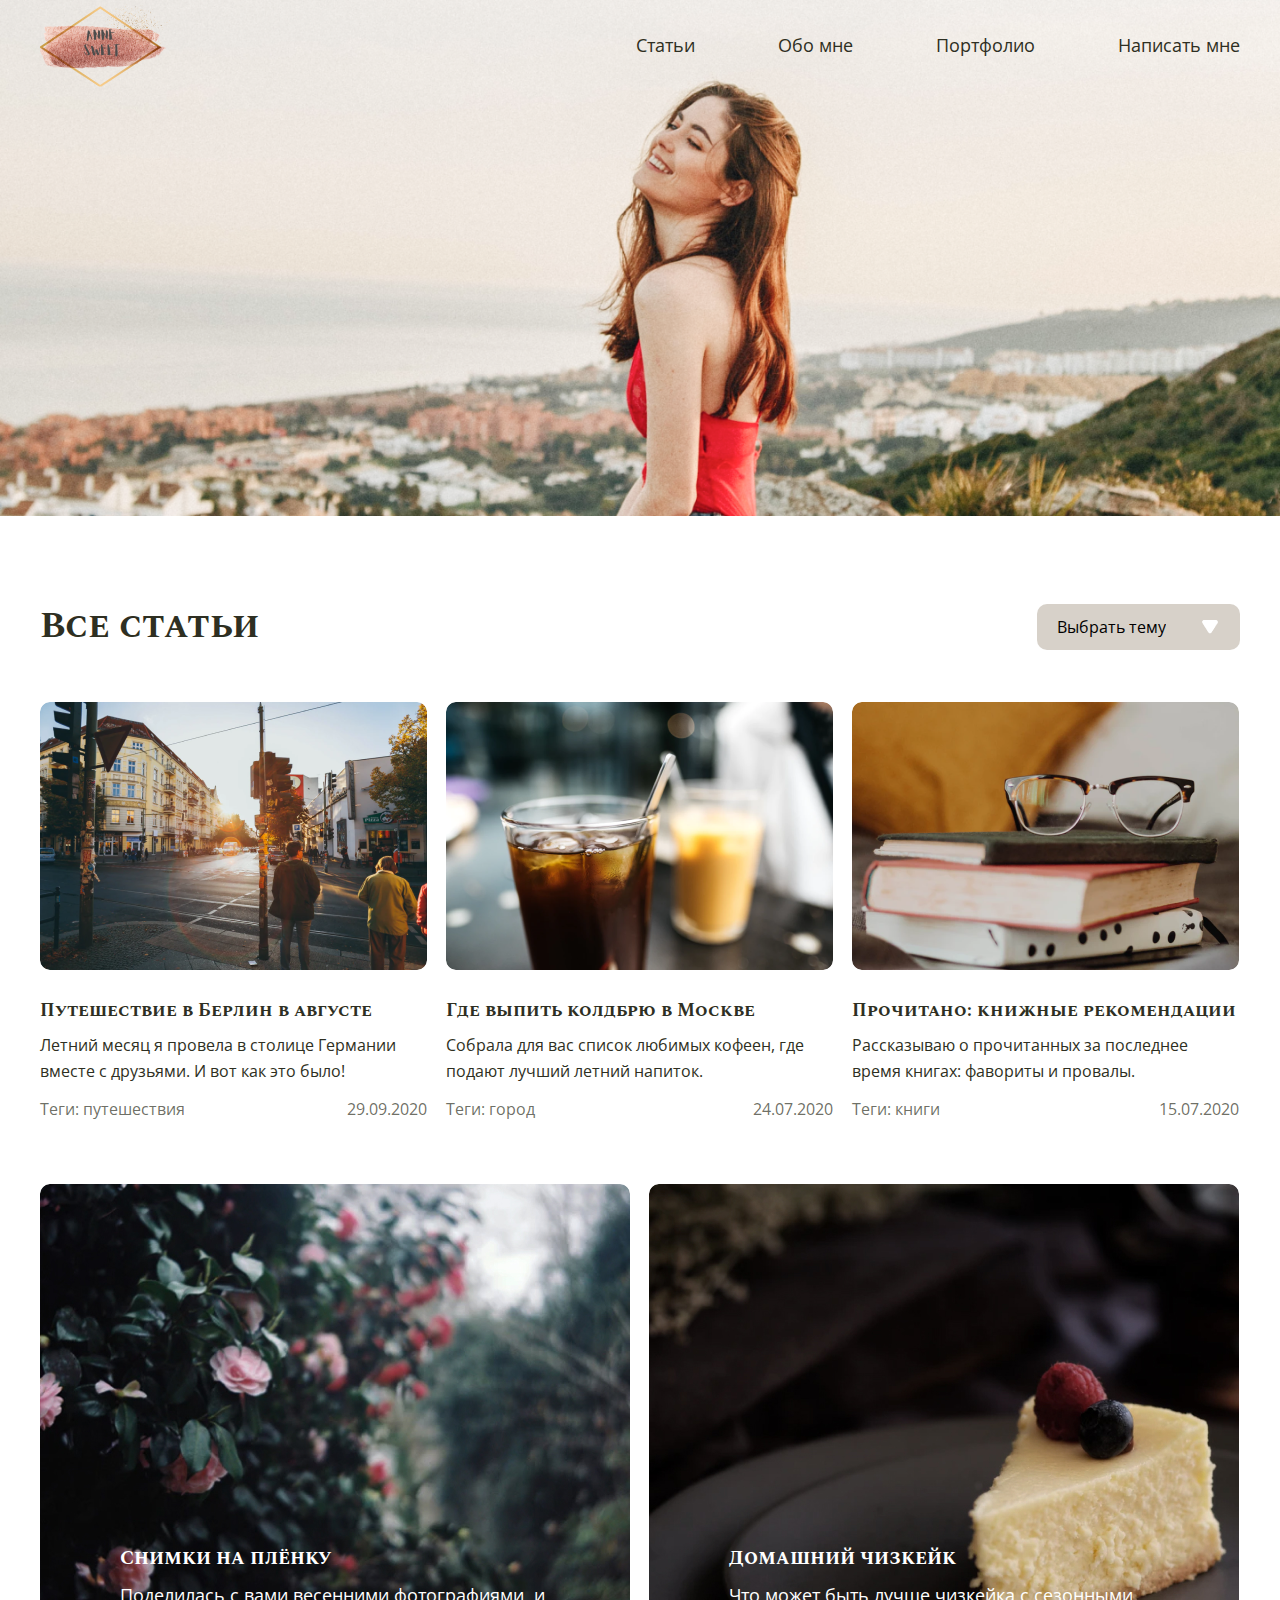
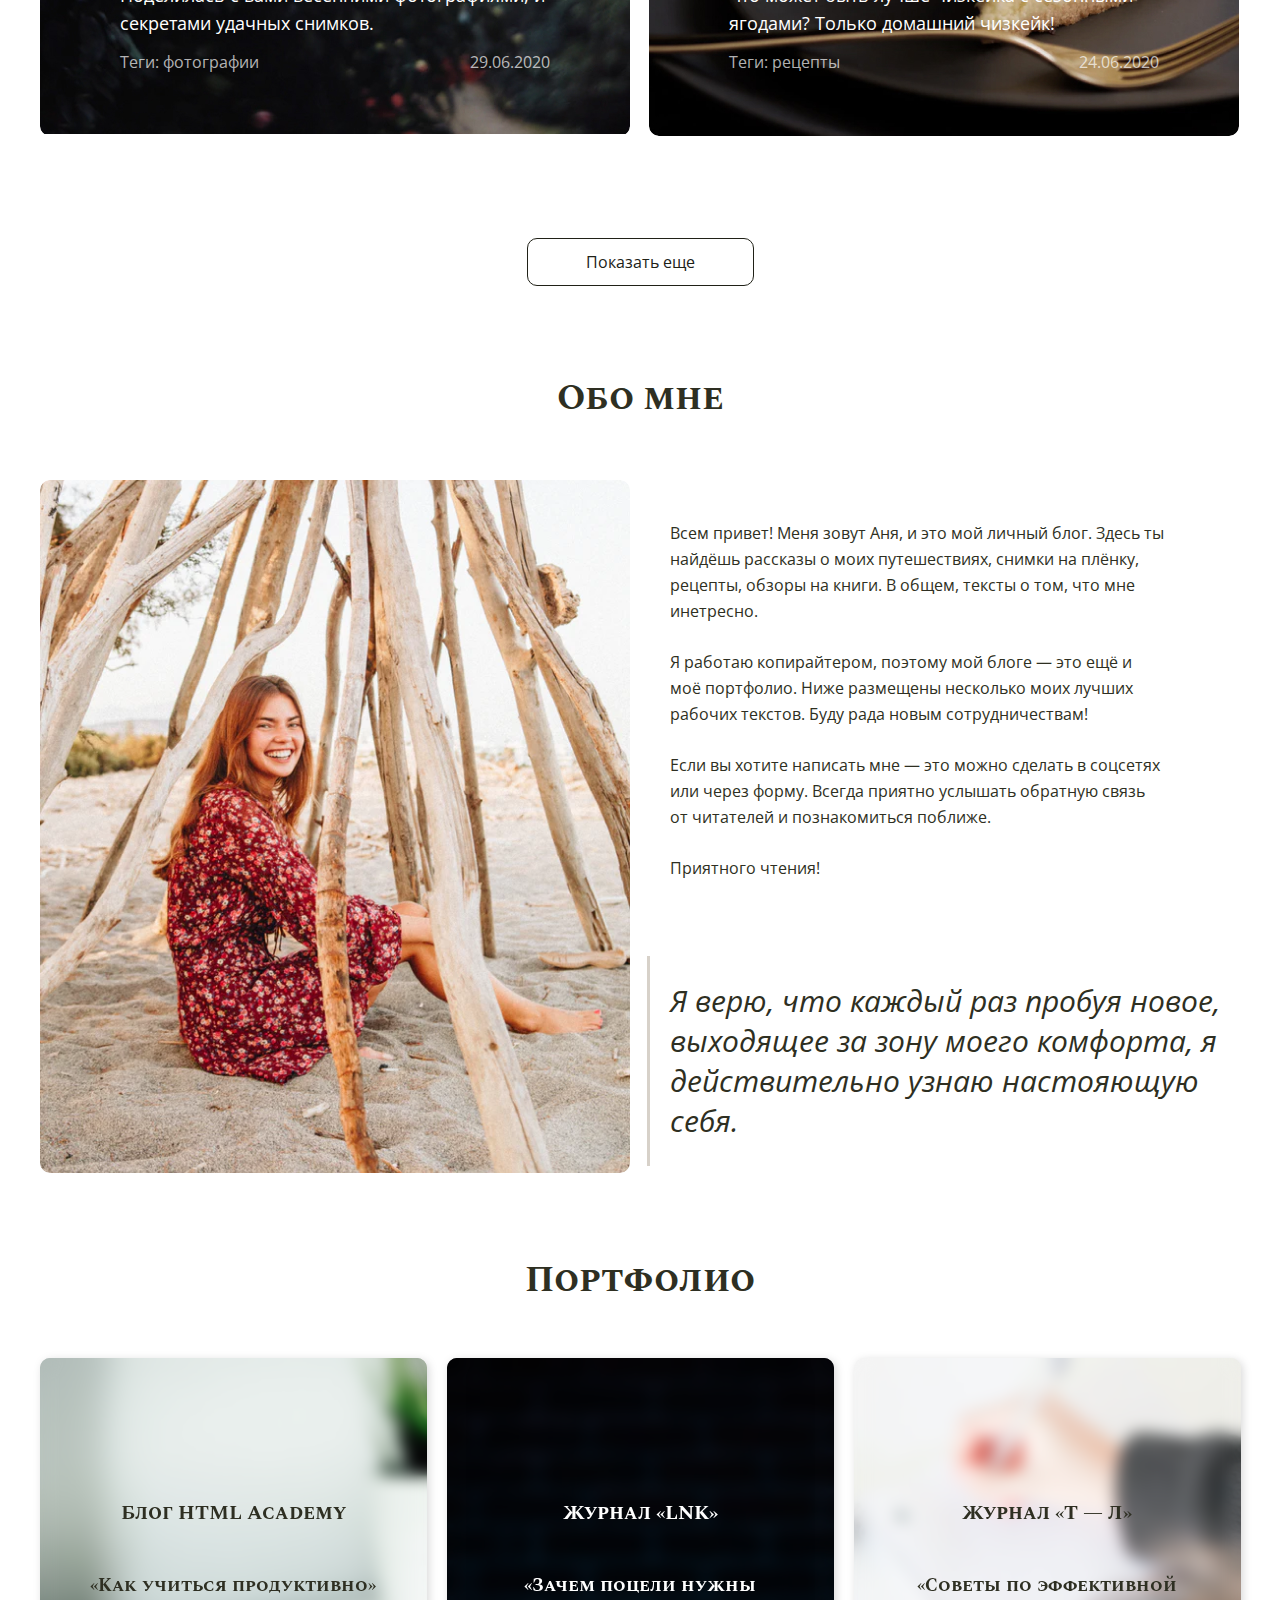
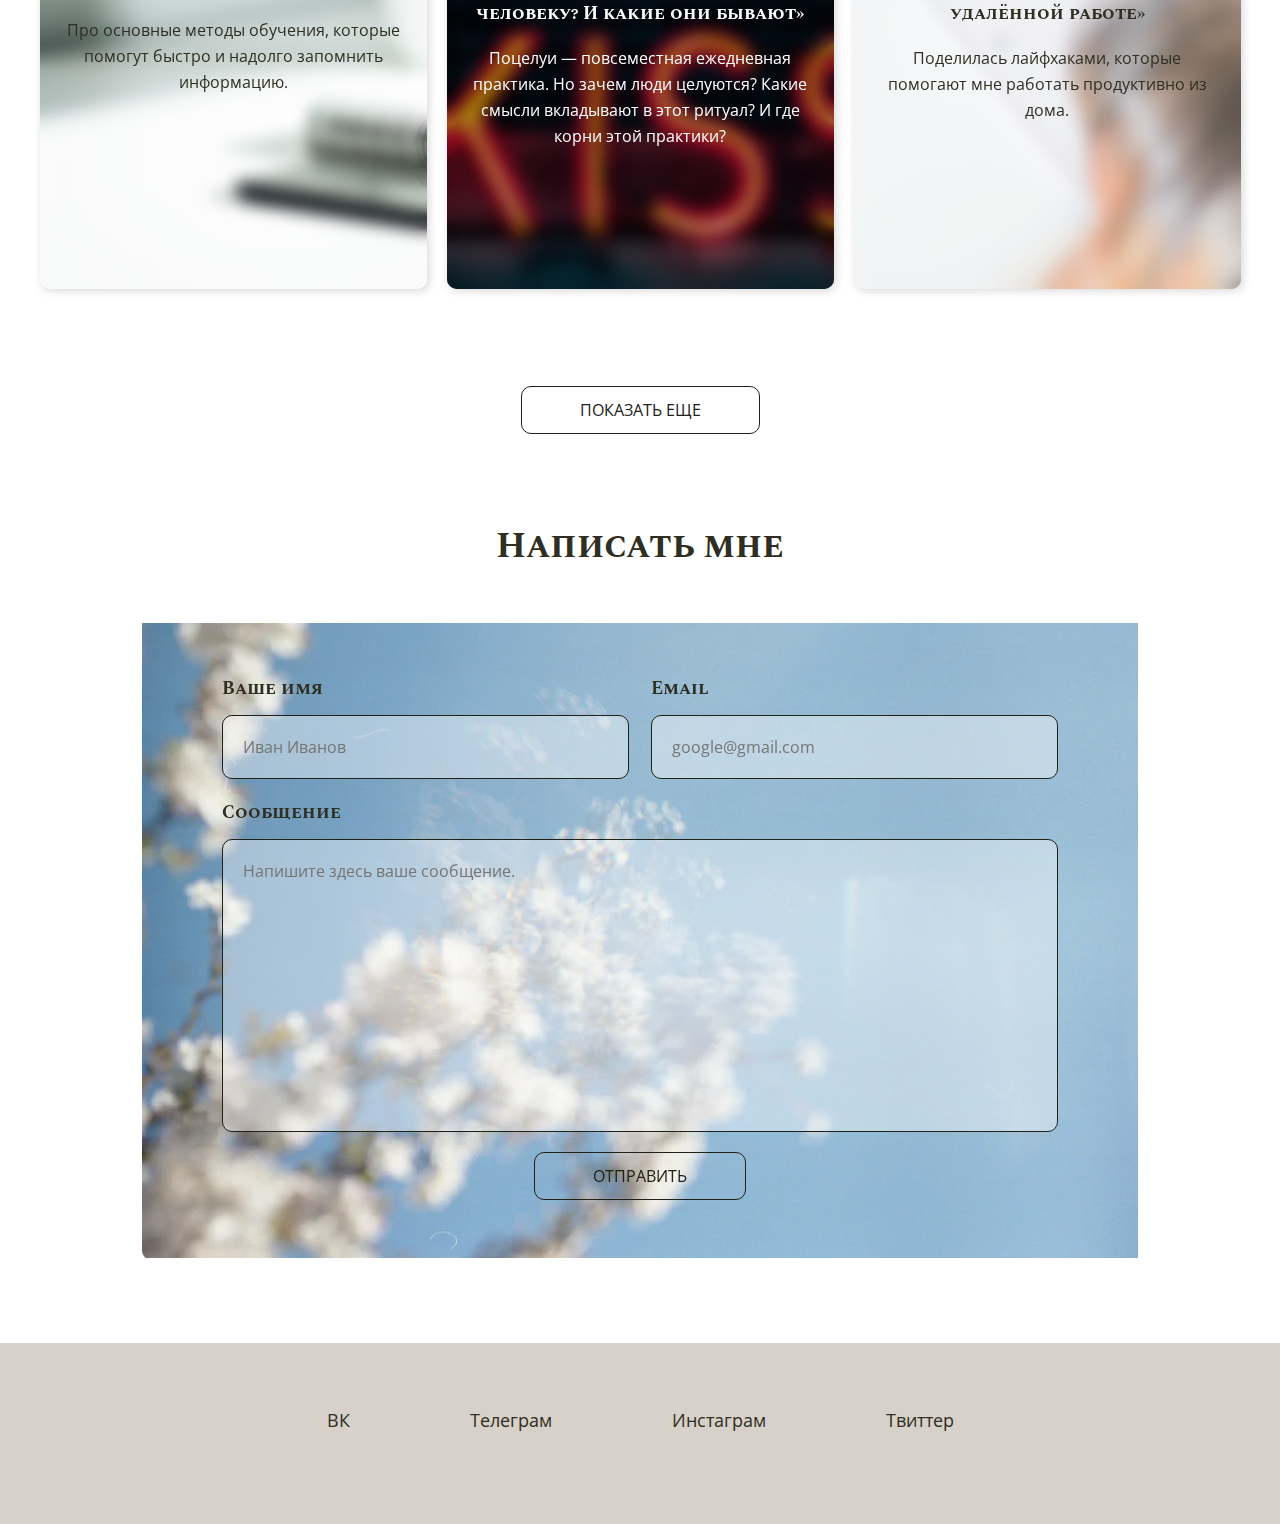
<file: index.html>
<!DOCTYPE html>
	<html lang="ru">
		<head>
			<meta charset="UTF-8">
			<link href="css/style.css" rel="stylesheet">
			<link href="css/normalize.css" rel="stylesheet">
			<link href="https://fonts.googleapis.com/css2?family=Open+Sans:ital,wght@0,400;0,700;1,400&family=Spectral+SC:wght@700&display=swap" rel="stylesheet">
			<title>Блог</title>
		</head>
		
		<body>

			<header class="page-header">
				<div class="content-wrapper">
					<a class="logo">
						<img src="img/logo.png" width="130" height="83" alt="Логотип с надписью Anne sweet">
					</a>
					<nav class="header-nav">
						<ul class="nav-list">
							<li class="nav-item"><a href="#posts" class="nav-link">Статьи</a></li>
							<li class="nav-item"><a href="#info" class="nav-link">Обо мне</a></li>
							<li class="nav-item"><a href="#portfolio" class="nav-link">Портфолио</a></li>
							<li class="nav-item"><a href="#feedback" class="nav-link">Написать мне</a></li>
						</ul>
					</nav>
				</div>
				<img class="main-poster" src="img/background1.png" width="1440" height="581" alt="Улыбающаяся девушка, стоящая в полоборота на фона города и моря, которые находится вниз">
			</header>

			<main>
				<div class="content-wrapper">
					<section class="articles" id="posts">
						<header class="section-header">
							<h2 class="section-heading">Все статьи</h2>
							<div class="select">
								<select class="select-article" name="topics">
									<option value="none" hidden>Выбрать тему</option>
									<option value="city">Город</option>
									<option value="books">Книги</option>
									<option value="travel">Путешествия</option>
									<option value="recipe">Рецепты</option>
									<option value="photo">Фотографии</option>
									<option value="all">Все статьи</option>
								</select>
							</div>
						</header>

						<ul class="articles-list">
							<li class="article-item" data-category="travel">
								<a class="blog-post" href="page.html" >
									<img class="post-image" src="files/MaskGroup(1).png" alt="Улица в Берлине">
									<h3 class="post-heading">Путешествие в Берлин в августе</h3>
									<p class="text">Летний месяц я провела в столице Германии вместе с друзьями. И вот как это было!</p>
									<footer class="post-footer">
										<p class="post-tags">Теги: путешествия</p>
										<time class="post-date" datetime="2020-09-29">29.09.2020</time>
									</footer>
								</a>
							</li>

							<li class="article-item" data-category="city">
								<a class="blog-post" href="page.html">
									<img class="post-image" src="files/MaskGroup(2).png" alt="Два стакана с кофе">
									<h3 class="post-heading">Где выпить колдбрю в Москве</h3>
									<p class="text">Собрала для вас список любимых кофеен, где подают лучший летний напиток.</p>
									<footer class="post-footer">
										<p class="post-tags">Теги: город</p>
										<time class="post-date" datetime="2020-07-24">24.07.2020</time>
									</footer>
								</a>
							</li>

							<li class="article-item" data-category="books">
								<a class="blog-post" href="page.html">
									<img class="post-image" src="files/MaskGroup(3).png" alt="Стопка из нескольких книг">
									<h3 class="post-heading">Прочитано: книжные рекомендации</h3>
									<p class="text">Рассказываю о прочитанных за последнее время книгах: фавориты и провалы.</p>
									<footer class="post-footer">
										<p class="post-tags">Теги: книги</p>
										<time class="post-date" datetime="2020-07-15">15.07.2020</time>
									</footer>
								</a>
							</li>
							<li class="article-item" data-category="photo">
								<a class="blog-post" href="page.html">
									<img class="post-image" src="img/backgroundpost1.jpg" alt="Куст с розовыми розами">
									<h3 class="post-heading">Снимки на плёнку</h3>
									<p class="text ">Поделилась с вами весенними фотографиями, и секретами удачных снимков.
									</p>
									<footer class="post-footer">
										<p class="post-tags">Теги: фотографии</p>
										<time class="post-date" datetime="2020-06-29">29.06.2020</time>
									</footer>
								</a>
							</li>
							<li class="article-item" data-category="recipe">
								<a href="article.html" class="blog-post">
              					<img src="img/backgroundpost2.jpg" alt="Чизкейк на черной тарелке" class="post-image">
              					<h3 class="post-heading">Домашний чизкейк </h3>
             					 <p class="text ">Что может быть лучше чизкейка с сезонными
                				 ягодами? Только домашний чизкейк!</p>
              					<footer class="post-footer">
                					<p class="post-tags">Теги: рецепты</p>
                					<time class="post-date" datetime="2020-06-24">24.06.2020</time>
              					</footer>
								</a>
							</li>
						</ul>
						<a class="section-button" href="page.html">Показать еще</a>
					</section>
					<section class="about-me" id="info">
						<h2 class="section-heading" >Обо мне</h2>
						<article class="about-me-main">
							<img class="author-image" src="files/avatar.png" alt="Сидящая на пляже девушка в красном плать">
							<div class="about-me-container">
								<p class="text">Всем привет! Меня зовут Аня, и это мой личный блог. Здесь ты найдёшь рассказы о моих путешествиях, снимки на плёнку, рецепты, обзоры на книги. В общем, тексты о том, что мне инетресно.</p>
								
								<p class="text">Я работаю копирайтером, поэтому мой блоге — это ещё и моё портфолио. Ниже размещены несколько моих лучших рабочих текстов. Буду рада новым сотрудничествам!  </p>
								
								<p class="text">Если вы хотите написать мне — это можно сделать в соцсетях или через форму. Всегда приятно услышать обратную связь от читателей и познакомиться поближе.</p> 
								<p class="text">Приятного чтения!</p>
								<blockquote class="motto">
									Я верю, что каждый раз пробуя новое, выходящее за зону моего комфорта, я действительно узнаю настояющую себя.
								</blockquote>
							</div>
						</article>
					</section>
					<section class="portfolio" id="portfolio">
						<h2 class="section-heading" >Портфолио</h2>
						<ul class="portfolio-list">
							<li class="portfolio-item portfolio-item-blog">
								<a href="" class="portfolio-link">
									<h3 class="portfolio-heading">Блог HTML Academy</h3>
									<h4 class="portfolio-subheading">«Как учиться продуктивно»</h4>
									<p class="text">Про основные методы обучения, которые помогут быстро и надолго запомнить информацию.</p>
								</a>
							</li>
							<li class="portfolio-item portfolio-item-white-theme portfolio-item-kiss">
								<a href="" class="portfolio-link">
									<h3 class="portfolio-heading">Журнал «LNK»</h3>
									<h4 class="portfolio-subheading">«Зачем поцели нужны человеку? И какие они бывают»</h4>
									<p class="text">Поцелуи — повсеместная ежедневная практика. Но зачем люди целуются? Какие смысли вкладывают в этот ритуал? И где корни этой практики?</p>
								</a>
							</li>
							<li class="portfolio-item portfolio-item-effective">
								<a href="" class="portfolio-link">
									<h3 class="portfolio-heading">Журнал «Т — Л»</h3>
									<h4 class="portfolio-subheading">«Советы по эффективной удалённой работе»</h4>
									<p class="text">Поделилась лайфхаками, которые помогают мне работать продуктивно из дома.</p>
								</a>
							</li>
						</ul>
						<a class="section-button" href="page.html">Показать еще</a>
					</section>
					<section class="feedback" id="feedback">
						<h2 class="section-heading" >Написать мне</h2>
						<form class="feedback-form" action="https://echo.htmlacademy.ru" method="post">
							<p class="input-wrapper">
								<label class="input-label" for="user_name">Ваше имя</label>
								<input class="text-input js-input" id="user_name" type="text" name="name" required placeholder="Иван Иванов">
							</p>
							<p class="input-wrapper">
								<label class="input-label" for="email">Email</label>
								<input class="text-input js-input" id="email" type="email" name="email" required placeholder="google@gmail.com">
							</p>
							<p class="input-wrapper-big">
								<label class="input-label" for="message">Сообщение</label>
								<textarea class="text-field js-message" id="message" name="message"  placeholder="Напишите здесь ваше сообщение."></textarea>
							</p>
							<button class="section-button js-submit" type="submit">ОТПРАВИТЬ</button>
						</form>
					</section>
				</div>
			</main>

			<footer class="page-footer">
				<div class="content-wrapper">
					<ul class="social-nav">
						<li class="social-item"><a href="https://vk.com" class="social-link">ВК</a></li>
						<li class="social-item"><a href="https://web.telegram.org" class="social-link">Телеграм</a></li>
						<li class="social-item"><a href="https://www.instagram.com" class="social-link">Инстаграм</a></li>
						<li class="social-item"><a href="https://twitter.com" class="social-link">Твиттер</a></li>
					</ul>
				</div>
			</footer>
			<script src="js/category.js"></script>
			<script src="js/form.js"></script>
		</body>
	</html>
</file>
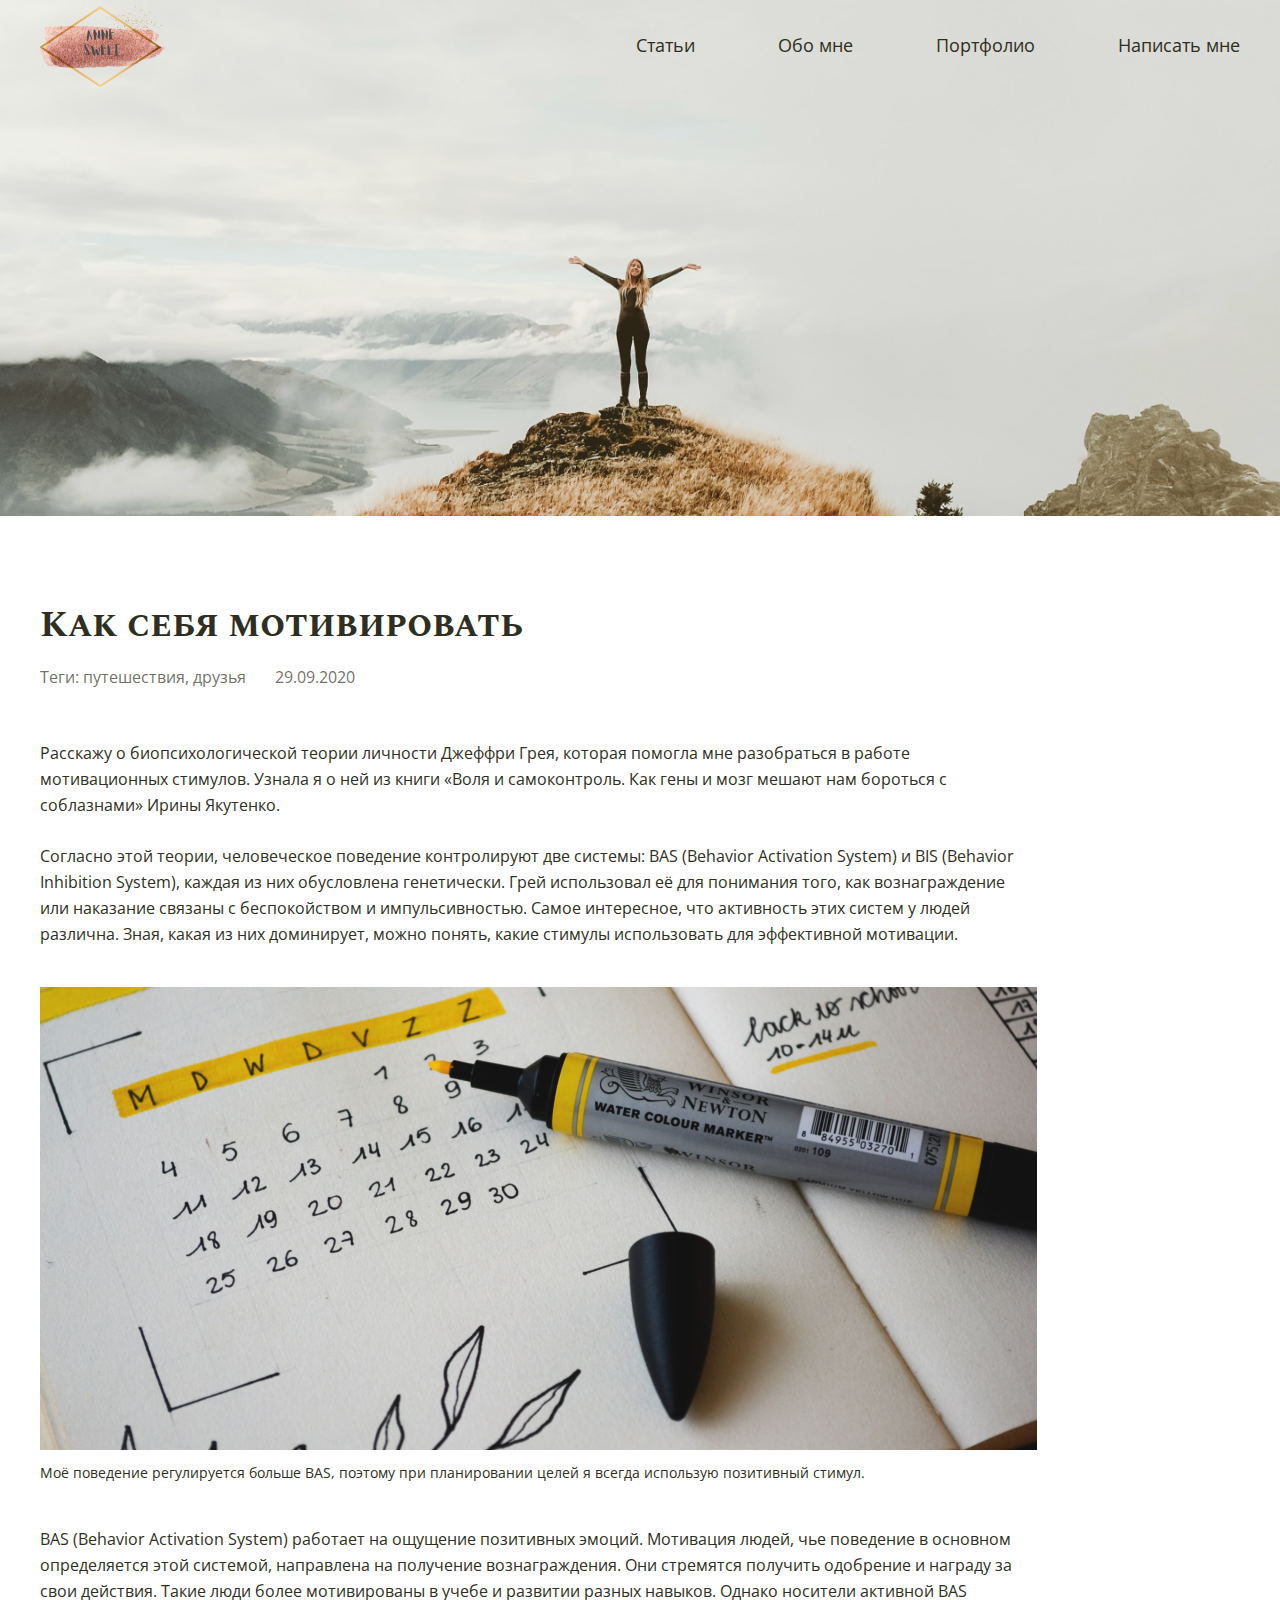
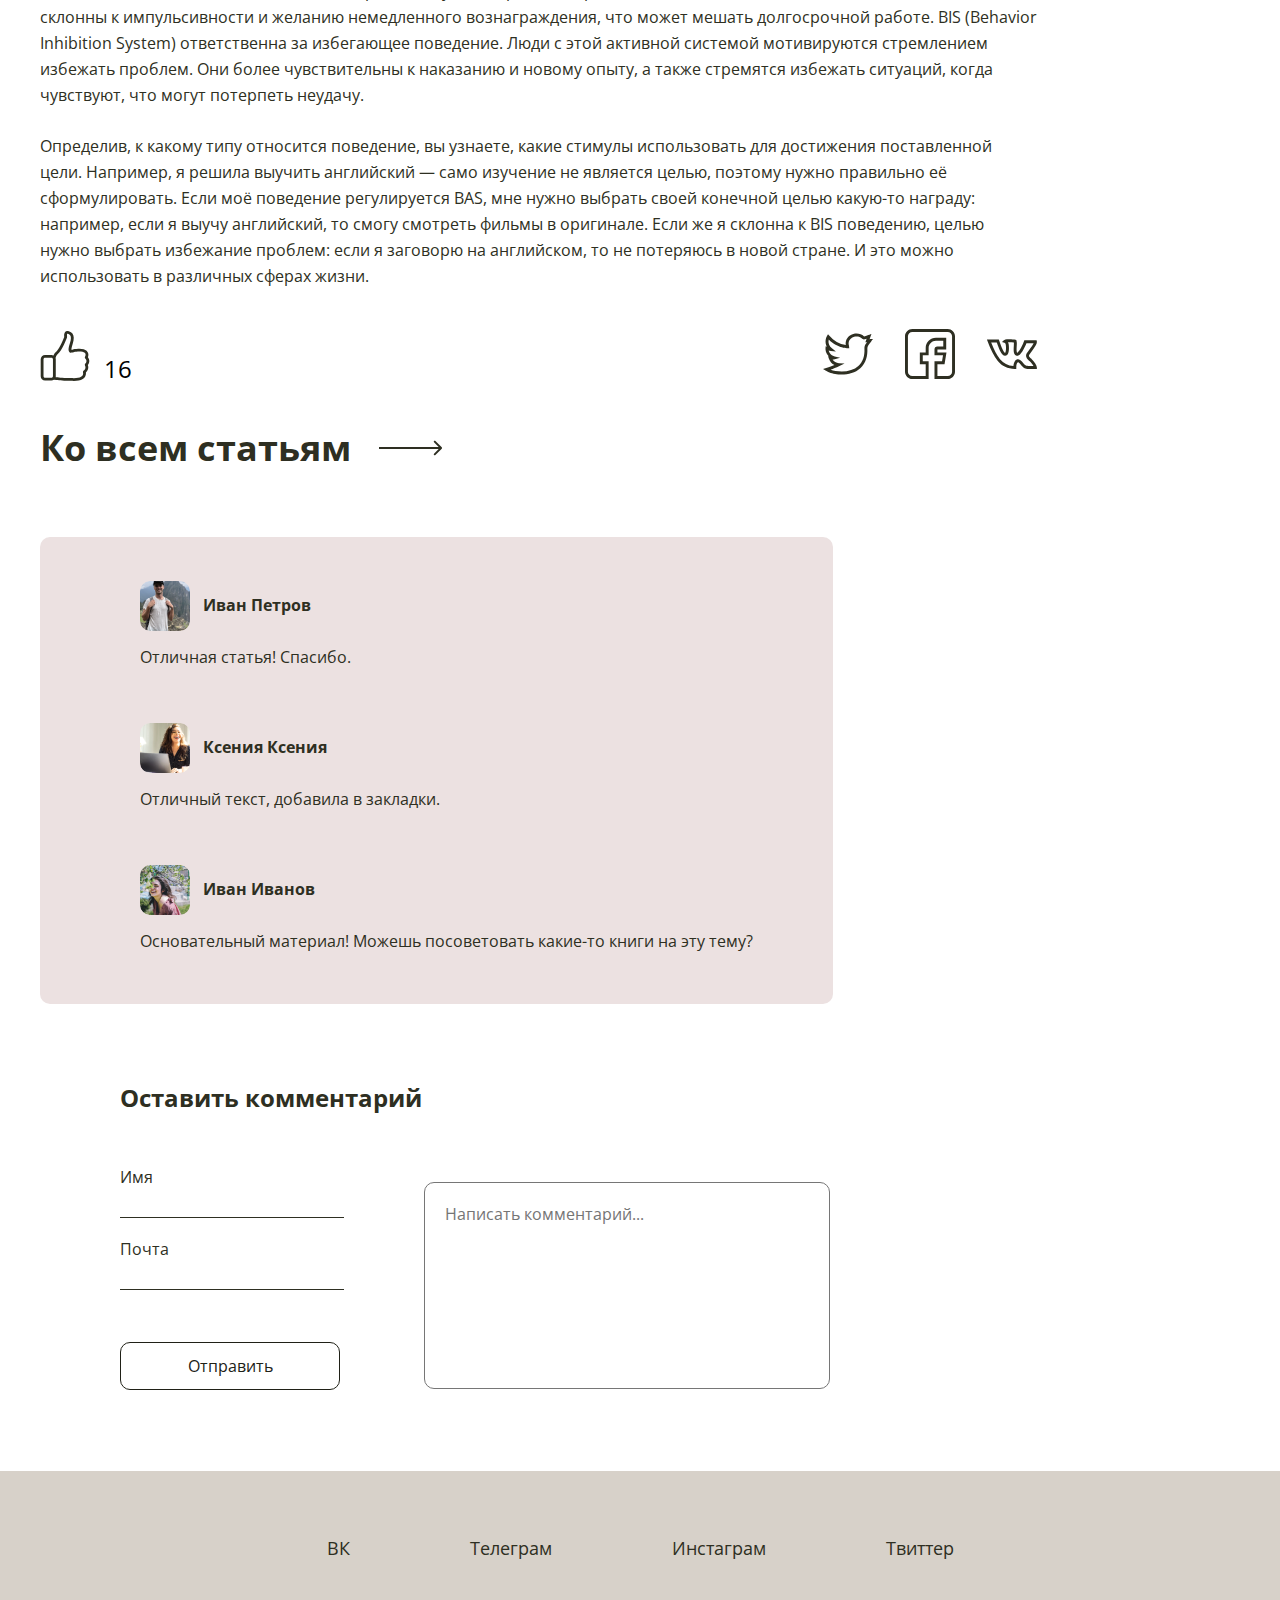
<file: page.html>
<!DOCTYPE html>
	<html lang="ru">

		<head>
			<meta charset="UTF-8">
			<link href="css/style.css" rel="stylesheet">
			<link href="css/normalize.css" rel="stylesheet">
			<link href="https://fonts.googleapis.com/css2?family=Open+Sans:ital,wght@0,400;0,700;1,400&family=Spectral+SC:wght@700&display=swap" rel="stylesheet">
			<title>Блог. Пост. Как себя мотивировать.</title>
		</head>

		<body>
			<header class="page-header">
				<div class="content-wrapper">
					<a class="logo" href="index.html">
						<img src="img/logo.png" width="130" height="83" alt="Логотип с надписью Anne sweet">
					</a>
					<nav class="header-nav">
						<ul class="nav-list">
							<li class="nav-item"><a href=index.html#posts class="nav-link">Статьи</a></li>
							<li class="nav-item"><a href=index.html#info class="nav-link">Обо мне</a></li>
							<li class="nav-item"><a href=index.html#portfolio class="nav-link">Портфолио</a></li>
							<li class="nav-item"><a href=index.html#feedback class="nav-link">Написать мне</a></li>
						</ul>
					</nav>
				</div>
				<img class="main-poster" src="img/background2.png" alt="Девушка с раскинутыми в сторону руками на фоне гор в облаках" >
			</header>
			
			<main>
				<div class="content-wrapper">
					<article class="post-article">
						<header class="article-header">
						<h2 class="section-heading">Как себя мотивировать</h2>
						<p class="post-tags">Теги: путешествия, друзья</p>
						<time class="post-date"  datetime="2020-09-29">29.09.2020</time>
						</header>
						<div class="post-body">	
							<p class="text">Расскажу о биопсихологической теории личности Джеффри Грея, которая помогла мне разобраться в работе мотивационных стимулов. Узнала я о ней из книги «Воля и самоконтроль. Как гены и мозг мешают нам бороться
							с соблазнами» Ирины Якутенко.</p>
							
							<p class="text">Согласно этой теории, человеческое поведение контролируют две системы: BAS (Behavior Activation System) и BIS (Behavior Inhibition System), каждая из них обусловлена генетически. Грей использовал её для понимания того, как вознаграждение или наказание связаны с беспокойством и импульсивностью. Самое интересное, что активность этих систем у людей различна. Зная, какая из них доминирует, можно понять, какие стимулы использовать для эффективной мотивации.</p>
							<figure class="article-illustration">
								<img src="files/MaskGroup(4).png" alt="Жёлтый маркер на фоне календаря, написанного в тетради" class="illustration-image">
								<figcaption class="illustration-caption">Моё поведение регулируется больше BAS, поэтому при планировании целей я всегда использую позитивный стимул.</figcaption>
							</figure>

							<p class="text">BAS (Behavior Activation System) работает на ощущение позитивных эмоций. Мотивация людей, чье поведение в основном определяется этой системой, направлена на получение вознаграждения. Они стремятся получить одобрение и награду
							за свои действия. Такие люди более мотивированы в учебе и развитии разных навыков. Однако носители активной BAS склонны к импульсивности и желанию немедленного вознаграждения, что может мешать долгосрочной работе.
							BIS (Behavior Inhibition System) ответственна за избегающее поведение. Люди с этой активной системой мотивируются стремлением избежать проблем. Они более чувствительны к наказанию и новому опыту, а также стремятся избежать ситуаций, когда чувствуют, что могут потерпеть неудачу.</p>

							<p class="text">Определив, к какому типу относится поведение, вы узнаете, какие стимулы использовать для достижения поставленной цели. Например, я решила выучить английский — само изучение не является целью, поэтому нужно правильно
							её сформулировать. Если моё поведение регулируется BAS, мне нужно выбрать своей конечной целью какую-то награду: например, если я выучу английский, то смогу смотреть фильмы в оригинале. Если же я склонна к BIS поведению, целью нужно выбрать избежание проблем: если я заговорю на английском, то не потеряюсь в новой стране. И это можно использовать в различных сферах жизни.</p>
						</div>
						<footer class="article-footer">
							<button class="like-button js-like" type="button">
								<svg width="50" height="50" fill="none" xmlns="http://www.w3.org/2000/svg">
              						<g clip-path="url(#clip0)">
					                	<path d="M47.8435 33.9921c1.0247-1.307 1.5161-2.7081 1.4533-4.151-.0627-1.5893-.7737-2.8336-1.3592-3.5969.6796-1.6938.941-4.3601-1.3279-6.4303-1.6625-1.5161-4.4856-2.1957-8.3961-2.0075-2.7499.1254-5.0502.6378-5.1443.6587h-.0104c-.5228.0941-1.077.2091-1.6416.3346-.0418-.6692.0732-2.3317 1.307-6.0749 1.4638-4.4542 1.3802-7.86282-.2719-10.1422C30.7168.188206 27.9459 0 27.1304 0c-.7842 0-1.5057.324132-2.018.920117-1.1606 1.348803-1.0247 3.837303-.8783 4.987453-1.3802 3.70138-5.2488 12.77713-8.5215 15.29693-.0628.0418-.115.0941-.1673.1464-.962 1.0142-1.6102 2.1121-2.0494 3.074-.6169-.3346-1.3174-.5228-2.0702-.5228H5.04758c-2.40485 0-4.349643 1.9553-4.349643 4.3497v16.9908c0 2.4048 1.955253 4.3496 4.349643 4.3496h6.37812c.9305 0 1.7984-.2927 2.5094-.7946l2.4571.2927c.3764.0523 7.0682.8992 13.9377.7633 1.2442.0941 2.4153.1464 3.5027.1464 1.8716 0 3.5027-.1464 4.862-.4391 3.1995-.6797 5.3848-2.0389 6.4931-4.036.8469-1.5266.8469-3.0427.711-4.0046 2.0807-1.8821 2.4467-3.9628 2.3735-5.4266-.0418-.8469-.2301-1.5684-.4287-2.1016zM5.04758 46.7691c-.84692 0-1.52656-.6901-1.52656-1.5265V28.2413c0-.8469.69009-1.5265 1.52656-1.5265h6.37812c.8469 0 1.5265.6901 1.5265 1.5265v16.9908c0 .8469-.6901 1.5266-1.5265 1.5266H5.04758v.0104zM45.1668 32.7687c-.4392.4601-.5228 1.1606-.1882 1.7043 0 .0105.4287.7424.4809 1.7462.0732 1.3697-.5855 2.5826-1.9657 3.6177-.4914.3764-.6901 1.0247-.4809 1.6102 0 .0104.4496 1.3906-.2823 2.6976-.7006 1.2547-2.2585 2.1539-4.6215 2.6558-1.8926.4078-4.4647.481-7.6224.23h-.1464c-6.7231.1464-13.5194-.7319-13.5926-.7423h-.0105l-1.056-.1255c.0627-.2928.0941-.6064.0941-.9201V28.2413c0-.4496-.0732-.8887-.1987-1.2965.1883-.7006.711-2.2585 1.9448-3.5864 4.6947-3.7223 9.2849-16.27977 9.4835-16.82348.0837-.21957.1046-.46006.0628-.70054-.1778-1.17106-.1151-2.60351.1359-3.03221.5541.01046 2.0493.1673 2.9485 1.41155 1.0665 1.47428 1.0247 4.10916-.1254 7.60138-1.7566 5.3221-1.903 8.1243-.5124 9.358.6901.6169 1.6102.6483 2.2794.4078.6378-.1464 1.2443-.2718 1.8193-.3659.0419-.0105.0941-.0209.136-.0314 3.2099-.7005 8.9606-1.1292 10.9577.6901 1.6939 1.5475.4914 3.5968.3555 3.8164-.3868.5855-.2718 1.3488.251 1.8193.0104.0105 1.1083 1.0456 1.1606 2.4362.0418.9306-.3974 1.8821-1.307 2.8231z" fill="#2E2F22" />
					            	</g>
					              	<defs>
					                	<clipPath id="clip0">
					                  		<path fill="#fff" d="M0 0h50v50H0z" />
					                	</clipPath>
					              	</defs>
					        	</svg>
								<span class="like-counter js-like-counter">16</span>
							</button>
							<ul class="social-buttons">
								<li class="social-icon">
									<a href="" class="social-button">
										<svg width="50" height="50" fill="none" xmlns="http://www.w3.org/2000/svg">
                  							<g clip-path="url(#clip1)">
                    							<path d="M50 10.0551c-3.1452.145-3.0766.1332-3.4321.1629l1.8627-5.31958s-5.8143 2.1389-7.2883 2.52151c-3.8712-3.47938-9.6253-3.63312-13.739-1.10473-3.3688 2.07099-5.177 5.6274-4.5739 9.7843-6.5563-.9098-12.0803-4.0176-16.44169-9.25673L5.00832 5.18604 3.97758 7.0789c-1.30271 2.39181-1.7353 5.1266-1.21841 7.7003.2121 1.056.57259 2.063 1.07193 3.006l-1.18332-.4585-.14038 1.9772c-.14229 2.0084.52643 4.3529 1.78909 6.2709.35553.5402.8133 1.1334 1.39351 1.7186l-.61149-.0939.74615 2.2656c.98076 2.9766 3.01781 5.2795 5.66144 6.5597-2.6402 1.1204-4.773 1.8353-8.2787 2.9885L0 40.0676l2.96249 1.6198c1.12954.6176 5.12085 2.6802 9.06451 3.2989 8.7661 1.3748 18.6359.2552 25.2804-5.7289 5.5965-5.0404 7.4329-12.2101 7.0514-19.6713-.0576-1.1295.2518-2.2075.8713-3.0349 1.2409-1.6568 4.7623-6.485 4.7699-6.4961zm-7.1125 4.7413c-1.0288 1.3737-1.5442 3.1281-1.4519 4.9393.3849 7.526-1.6628 13.3625-6.0867 17.3466-5.1678 4.6543-13.5033 6.4811-22.8684 5.0121-1.696-.2659-3.44882-.8614-4.89955-1.4561 2.93925-1.0113 5.20895-1.9127 8.87455-3.6476l5.117-2.422-5.6496-.3616c-2.7061-.1732-4.9595-1.4847-6.34458-3.614.73548-.0428 1.44458-.1618 2.15068-.3586l5.3883-1.5007-5.4333-1.3306c-2.64012-.6466-4.14501-2.2262-4.94267-3.4378-.52376-.7961-.86593-1.6117-1.07116-2.3636.54473.1461 1.17988.2503 2.20413.3517l5.0289.4975-3.98444-3.1082c-2.87094-2.2393-4.02145-5.6034-3.17802-8.8375 8.95996 9.2933 19.48016 8.5949 20.53906 8.8405-.2331-2.264-.2392-2.2693-.3002-2.4849-1.3561-4.7939 1.6159-7.22806 2.9564-8.05204 2.8-1.72081 7.2445-1.98021 10.3229.85488.665.61186 1.5641.85256 2.4056.64356.7553-.1877 1.3752-.38645 1.9821-.60275l-1.2634 3.60795 1.6128.0011c-.3044.4082-.6694.8969-1.1085 1.4828z" fill="#2E2F22" />
                  							</g>
	                  						<defs>
						                    <clipPath id="clip1">
						                    	<path fill="#fff" d="M0 0h50v50H0z" />
						                    </clipPath>
					                 		</defs>
					                	</svg>
									</a>
								</li>
								<li class="social-icon">
									<a href="" class="social-button">
										<svg width="50" height="50" fill="none" xmlns="http://www.w3.org/2000/svg">
                  							<path d="M7.324 50h16.309V32.227h-5.86v-5.86h5.86v-7.324c0-4.039 3.285-7.324 7.324-7.324h7.324v5.86h-5.86a2.933 2.933 0 0 0-2.929 2.929v5.86h8.525l-.977 5.859h-7.548V50h13.184C46.714 50 50 46.714 50 42.676V7.324C50 3.286 46.714 0 42.676 0H7.324C3.286 0 0 3.286 0 7.324v35.352C0 46.714 3.286 50 7.324 50zM2.93 7.324A4.4 4.4 0 0 1 7.324 2.93h35.352a4.4 4.4 0 0 1 4.394 4.394v35.352a4.4 4.4 0 0 1-4.394 4.394H32.422V35.156h7.1l1.953-11.718h-9.053v-2.93h8.789V8.789H30.957c-5.654 0-10.254 4.6-10.254 10.254v4.395h-5.86v11.718h5.86V47.07H7.324a4.4 4.4 0 0 1-4.394-4.394V7.324z" fill="#2E2F22" />
                						</svg>
									</a>
								</li>
								<li class="social-icon">
									<a href="" class="social-button">
										<svg width="50" height="50" fill="none" xmlns="http://www.w3.org/2000/svg">
                  							<g clip-path="url(#clip2)">
                    							<path d="M44.5058 29.8928l-.0271-.0252c-.4269-.394-1.7346-1.6666-2.1755-2.2228-.5177-.6939-.3983-1.1486-.0103-1.8299.4902-.861 1.4724-2.1817 2.5119-3.5801 3.3295-4.4777 5.4791-7.5776 5.0366-9.7794l-.2384-1.1761-12.296.0054c-.0431.1159-.6847 2.9346-3.3924 7.7343-1.9634 3.4801-3.2512 4.5734-3.7048 4.7664l-.0702-.0213c-.1476-.1824-.4055-.6745-.5116-1.9428-.1106-1.3287-.0125-2.9374.0824-4.493.1111-1.8242.2068-3.3997-.0225-4.5269l-.3734-1.8364c-.4513-.0721-2.1034-.7095-6.7067-.758-3.9852-.0408-5.1559.5348-5.7308 1.0422l-1.9016 1.6781 2.4036.8087c.9148.3078 1.2184.663 1.4675 2.4235.1626 1.1474.2476 3.0758.0721 4.7973-.2521 2.4685-.8567 2.9278-.888 2.9522-.1042-.0354-.9873-.4219-2.5204-3.6632-1.0635-2.248-1.9958-4.9073-2.6772-6.8489-.7797-2.2236-.6393-1.7502-1.0349-2.8008l-11.895756-.0004.769807 1.9913C3.88146 20.8966 6.82603 27.3858 10.7666 32.0466c4.3537 5.1494 9.7645 7.8457 17.0529 7.8457h1.4648v-1.4649c0-1.3694.1133-2.3555.3563-3.1032.1484-.4555.3456-.832.5528-1.2268.3075-.5814.6081-.8305.7721-.8675.1488-.034.4104.0751.7004.2914.8323.6207 1.493 1.4363 2.1927 2.2999 1.0093 1.2463 2.053 2.5345 3.709 3.3779.9048.4609 2.5635.6936 3.4763.6936.2415 0 8.8479-.0004 8.8585-.0004l-.0629-1.5251c-.0938-2.2805-1.8887-5.132-5.3337-8.4744zm-3.405 7.0698h-.0237c-.6294.0103-1.8307-.1961-2.1801-.3739-1.1009-.5607-1.8703-1.511-2.7618-2.6111-.7824-.9663-1.5915-1.9654-2.718-2.805-.911-.6794-1.7384-.8781-2.3953-.8781-.2624 0-.4982.0316-.7003.0774-.7626.1717-1.8532.7202-2.7203 2.3602-.2445.4665-.5219.9949-.7465 1.6861-.2354.7232-.3819 1.527-.4517 2.5047-5.4924-.312-9.7782-2.4849-13.3992-6.7677-3.36643-3.9821-6.01498-9.552-8.81993-16.6309.20294 0 5.28832.0007 5.58854.0007.09193.2583.19112.5413.29639.8412.7343 2.0946 1.7403 4.9629 2.9255 7.4089 1.6972 3.5027 3.2471 5.0648 5.0251 5.0648.8877 0 1.6838-.3761 2.3022-1.0884.8816-1.015 1.3935-2.6905 1.5652-5.1223.1354-1.9177.0095-3.8277-.1393-4.8802-.1228-.8659-.2979-1.775-.7251-2.5894 1.8207-.082 4.2587.0477 5.8033.2693.1403.7645.0488 2.2671-.0397 3.7209-.214 3.5118-.4349 7.1358 1.424 8.8314.3269.2983.6737.4581.6836.4646l.9461.2903c.365-.1125 2.4795.9602 6.4834-6.0272 1.2829-2.2389 2.4773-4.8187 3.1205-6.5037 1.4915-.0031 6.5731.0027 7.1701.0034-.8457 1.8612-2.85 4.5159-4.16 6.2779-1.1421 1.5358-2.1282 2.8622-2.7069 3.8784-1.075 1.8879-.8941 3.5706.2255 5.0549l.0175.0229c.6249.7953 2.1679 2.2678 2.488 2.5646 2.3186 2.251 3.4359 3.8681 3.9677 4.9549h-5.3448v.0004z" fill="#2E2F22" />
                 							</g>
							                <defs>
							                    <clipPath id="clip2">
							                      <path fill="#fff" d="M0 0h50v49.9024H0z" />
							                    </clipPath>
							                </defs>
                						</svg>
									</a>	
								</li>
							</ul>
						</footer>
					</article>
					<a class="all-article-link" href=index.html#posts>Ко всем статьям
						<svg width="64" height="16" fill="none" xmlns="http://www.w3.org/2000/svg">
          					<path d="M62.7796 8.70711c.3906-.39053.3906-1.02369 0-1.41422L56.4157.928932c-.3905-.390524-1.0237-.390524-1.4142 0-.3906.390528-.3906 1.023688 0 1.414218L60.6583 8l-5.6568 5.6569c-.3906.3905-.3906 1.0236 0 1.4142.3905.3905 1.0237.3905 1.4142 0l6.3639-6.36399zM0 9h62.0725V7H0v2z" fill="#2E2F22" />
       	 				</svg>
					</a>
						
					<section class="comments">
						<ul>
							<li class="comment">
								<img class="comment-avatar" src="files/user1.png" alt="Мужчина в белой футболке и в черной кепке на фоне горя">
								<p class="comment-name">Иван Петров</p>
								<p class="comment-text">Отличная статья! Спасибо.</p>
							</li>
							<li class="comment">
								<img  class="comment-avatar"   src="files/user2.png" alt="Смеющаяся кудряавя девушка, сидящая за ноутбуком">
								<p class="comment-name">Ксения Ксения</p>
								<p class="comment-text">Отличный текст, добавила в закладки.</p>
							</li>
							<li class="comment">
								<img  class="comment-avatar"  src="files/user3.png" alt="Улыбающаяся девушка за тветущей веткой яблони">
								<p class="comment-name">Иван Иванов</p>
								<p class="comment-text">Основательный материал! Можешь посоветовать какие-то книги на эту тему?</p>
							</li>		
						</ul>
					</section>
					<form class="comment-form js-form" action="https://echo.htmlacademy.ru">	
						<fieldset class="comment-fieldset">
							<legend class="comment-heading">Оставить комментарий</legend>
							<div class="form-group">
								<p class="input-container">
									<input class="input-field js-input js-name" id="user_name" type="text" name="name" required>
									<label class="input-text" for="user-name" >Имя</label>
								</p>
								<p class="input-container">
									<input class="input-field js-input" id="email" type="email" name="email" required>
									<label class="input-text" for="email">Почта</label>
								</p>
								<button class="section-button js-submit">Отправить</button>
								<textarea class="comment-field js-message" id="message" name="message"  placeholder="Написать комментарий..."></textarea>
							</div>
						</fieldset>	
					</form>
				</div>
			</main>
			
			<footer class="page-footer">
				<div class="content-wrapper">
					<ul class="social-nav">
						<li class="social-item"><a href="https://vk.com" class="social-link">ВК</a></li>
						<li class="social-item"><a href="https://web.telegram.org" class="social-link">Телеграм</a></li>
						<li class="social-item"><a href="https://www.instagram.com" class="social-link">Инстаграм</a></li>
						<li class="social-item"><a href="https://twitter.com" class="social-link">Твиттер</a></li>
					</ul>
				</div>
			</footer>
			<script src="js/form.js"></script>
			<script src="js/like.js"></script>
			<script src="js/comments.js"></script>
		</body>
	</html>
</file>
<file: css/style.css>
body {
	font-family: "Open Sans", Arial, sans-serif;
	font-size: 16px;
	line-height: 26px;
	background-color: #fff;
	color: #2E2F22;
	min-width: 1240px;
}

img{
	max-width: 100%;
	height: auto;
}

.content-wrapper{
	width: 1200px;
	padding: 0 20px;
	margin: 0 auto;
	display: flex;
	flex-direction: column;
}

/* Шапка сайта */

.page-header{
	position: relative;
}

.page-header .content-wrapper{
	flex-direction: row;
	position: absolute;
	left: 50%;
	transform: translateX(-50%);
}

.logo{
	margin-top: 4px;
	transition: all 0.5s ease;
}

.logo[href]:hover{
	opacity: 0.8;
	transition: all 0.5s ease;
}

.header-nav{
	margin-left: auto;
}

.nav-list{
	display: flex;
	flex-direction: row;
	flex-wrap: wrap;
	justify-content: flex-end;
	list-style: none;
	margin: 0;
	padding: 0;
	margin-top: 33px;
}

.nav-item {
	margin-left: 83px;
}

.nav-link {
	font-size: 18px;
	line-height: 25px;
	color: #2E2F22;
	text-decoration: none;
	transition: all 0.5s ease;
}

.nav-link:hover {
	color: #ACC5D8;
	transition: all 0.5s ease;
}

.nav-link:active {
  color: #ACC5D8B3;
  transition: all 0.5s ease;
}

.main-poster {
	width: 100%;
	height: auto;
}

/* Статьи */

.articles {
	padding-top: 71px;
	display: flex;
	flex-direction: column;
	align-items: center;
	margin-bottom: 80px;
}

.section-header {
	display: flex;
	justify-content: space-between;
	align-items: center;
	margin-bottom: 43px;
	width: 100%;
}

.section-heading {
	font-family: 'Spectral SC', Times New Roman, serif;
	font-size: 36px;
  	line-height: 65px;
  	margin: 0;
}

.select-article {
	height: 100%;
	font-size: 16px;
	line-height: 22px;
	background: #D7D1C9;
	border-radius: 10px;
	padding: 12px 74px 12px 20px;
	box-sizing: border-box;
	appearance: none;
	outline: none;
	border: none;
	transition: all 0.5s ease;
	background: url(../img/icon.png) center right 22px no-repeat #D7D1C9;
}

.select-article:hover {
  background-color: #ACC5D8;
  transition: all 0.5s ease;
}

.select {
	position: relative;
	margin-left: 30px;
}

.articles-list {
	width: 100%;
	display: flex;
	flex-wrap: wrap;
	flex-direction: row;
	justify-content: flex-start;
	list-style: none;
	margin: 0;
	padding: 0;
}

.blog-post {
	position: relative;
	display: flex;
	flex-direction: column;
	text-decoration: none;
	color: #2E2F22;
	height: 100%;
}

.blog-post:hover .post-image {
	filter: blur(5px);
	transition: all 0.5s ease;
}

.blog-post:active .post-image {
	backdrop-filter: blur(1px);
	transition: all 0.5s ease;
}

.article-item {
	width: 387px;
	margin-right: 19px;
	margin-bottom: 62px;
}

.article-item:nth-of-type(3n) {
	margin-right: 0;
}

.post-image {
	border-radius: 10px;
	margin-bottom: 27px;
	transition: all 0.5s ease;
}

.post-heading{
  font-family: 'Spectral SC', Times New Roman, serif;
  font-weight: bold;
  font-size: 18px;
  line-height: 27px;
  margin-top: 0;
  margin-bottom: 8px;
}

.text{
  font-size: 16px;
  line-height: 26px;
  margin-top: 0;
  margin-bottom: 12px;
}

.post-footer{
  font-size: 16px;
  line-height: 26px;
  color: rgba(46, 47, 34, 0.7);
  display: flex;
  justify-content: space-between;
}

.post-tags {
	margin: 0;
	color: rgba(46, 47, 34, 0.7);
	display: inline-block;
	vertical-align: middle;
}

.post-date{
	color: rgba(46, 47, 34, 0.7);
}

.article-item:nth-child(4),
.article-item:nth-child(5) {
	width: 590px;
	min-height: 552px;
}

.article-item:nth-child(4) .blog-post,
.article-item:nth-child(5) .blog-post {
	justify-content: flex-end;
	padding-left: 80px;
	padding-right: 80px;
	padding-bottom: 61px;
	box-sizing: border-box;
}

.article-item:nth-child(4) .post-image,
.article-item:nth-child(5) .post-image {
	position: absolute;
	left: 0;
	top: 0;
	z-index: -1;
}

.article-item:nth-child(4) .post-heading,
.article-item:nth-child(5) .post-heading {
  font-size: 20px;
  line-height: 30px;
  color: #FFFFFF;
}

.article-item:nth-child(4) .text,
.article-item:nth-child(5) .text {
  font-size: 18px;
  line-height: 28px;
  color: #FFFFFF;
}

.article-item:nth-child(4) .post-tags,
.article-item:nth-child(4) .post-date,
.article-item:nth-child(5) .post-tags,
.article-item:nth-child(5) .post-date {
  color: rgba(255, 255, 255, 0.7);
}

.article-item:last-of-type {
  margin-right: 0;
}

.section-button {
	display: inline-block;
	vertical-align: middle;
	padding: 12px 58px;
	margin: 0 auto;
	margin-top: 40px;
	text-decoration: none;
	font-size: 16px;
  	line-height: 22px;
  	color: #202117;
  	border: 1px solid #202117;
  	box-sizing: border-box;
  	border-radius: 10px;
  	transition: all 0.5s ease;
}

.section-button:hover {
  opacity: 0.7;
  transition: all 0.5s ease;
}

.section-button:active,
.section-button:focus {
  opacity: 0.4;
  outline: none;
  transition: all 0.5s ease;
}

/* Об авторе */ 

.about-me {
	display: flex;
	flex-direction: column;
	align-items: center;
	margin-bottom: 75px;
}

.about-me-main {
	display: flex;
	flex-direction: row;
	justify-content: space-between;
	margin-top: 49px;
}

.author-image {
	border-radius: 10px;
	margin-right: 40px;
	align-self: flex-start;
} 

.about-me-container{
	margin-top: 40px;
}

.about-me .text{
	margin-bottom: 25px;
	margin-right: 75px;
}

.motto{
	font-style: italic;
	font-weight: normal;
	font-size: 30px;
	line-height: 40px;
	position: relative;
	margin: 0;
	margin-top: 100px;
}

.motto:before{
	content: "";
	display: block;
	width: 3px;
	height: calc(100% + 50px);
	background-color: #D7D1C9;
	position: absolute;
	left: -23px;
	top: -25px;
}

/* Портфолио */

.portfolio {
	display: flex;
	flex-direction: column;
	align-items: center;
	margin-bottom: 80px;
}

.portfolio-list {
	list-style: none;
	margin: 0;
	margin-top: 45px;
	margin-bottom: 57px;
	padding: 0;
	display: flex;
	flex-direction: row;
}

.portfolio-item {
	margin-right: 20px;
	width: 387px;
	background-size: cover;
	border-radius: 10px;
	filter: drop-shadow(2px 2px 4px rgba(0, 0, 0, 0.15));
	overflow: hidden;
}

.portfolio-item:nth-child(3n) {
	margin-right: 0;
}

.portfolio-item-blog {
	background-image: url(../img/portfolio-1.jpg);
}

.portfolio-item-kiss {
	background-image: url(../img/portfolio-2.jpg);
}

.portfolio-item-effective {
	background-image: url(../img/portfolio-3.jpg);
}

.portfolio-link {
	box-sizing: border-box;
	height: 100%;
	min-height: 525px;
	padding-top: 140px;
  	padding-left: 25px;
  	padding-right: 25px;
  	padding-bottom: 140px;
  	display: flex;
  	flex-direction: column;
  	text-align: center;
  	align-items: center;
  	text-decoration: none;
  	color: #2E2F22;
  	position: relative;
  	backdrop-filter: blur(8px);
  	transition: all 0.5s ease;
}

.portfolio-link:hover {
	backdrop-filter: blur(5px);
	transition: all 0.5s ease;
}

.portfolio-link:active {
	backdrop-filter: blur(1px);
	transition: all 0.5s ease;
}

.portfolio-heading {
  margin-top: 0;
  margin-bottom: 44px;
  font-family: 'Spectral SC', Times New Roman, serif;
  font-weight: bold;
  font-size: 20px;
  line-height: 30px;
}

.portfolio-subheading {
  margin-top: 0;
  margin-bottom: 17px;
  font-family: 'Spectral SC', Times New Roman, serif;
  font-weight: bold;
  font-size: 18px;
  line-height: 28px;
}

.portfolio-item-white-theme .portfolio-link {
  color: #FFFFFF;
}

.portfolio-link .text {
  margin-bottom: 0;
}

.portfolio .section-button {
  text-transform: uppercase;
}

/* Форма обратной связи */

.feedback {
	display: flex;
	flex-direction: column;
	align-items: center;
	margin-bottom: 85px;
}

.feedback-form {
	background-image: url(../img/formback.png);
	backdrop-filter: blur(8px);
	background-size: cover;
	width: 996px;
	padding: 52px 80px 58px;
	box-sizing: border-box;
	display: flex;
	flex-direction: row;
	justify-content: space-between;
	flex-wrap: wrap;
	margin-top: 44px;
}

.input-wrapper {
	width: 407px;
	display: flex;
	flex-direction: column;
	margin-bottom: 20px;
	margin-top: 0;
}

.input-wrapper-big {
	width: 100%;
	display: flex;
	flex-direction: column;
	margin-bottom: 20px;
	margin-top: 0;
}

.input-label {
  font-family: 'Spectral SC', Times New Roman, serif;
  font-weight: bold;
  font-size: 18px;
  line-height: 28px;
  margin-bottom: 12px;
}

.text-input {
	width: 100%;
	font-size: 16px;
	line-height: 22px;
	color: #202117B3;
	background: rgba(255, 255, 255, 0.4);
	border: 1px solid #202117;
	box-sizing: border-box;
	border-radius: 10px;
	padding: 20px;
	transition: all 0.5s ease;
}

.text-input:hover,
.text-input:focus,
.text-field:hover,
.text-field:focus {
  background-color: white;
  border-color: #000;
  color: black;
  outline: none;
  transition: all 0.5s ease;
}

.text-field {
  width: 100%;
  font-size: 16px;
  line-height: 22px;
  color: #202117B3;
  background: rgba(255, 255, 255, 0.4);
  border: 1px solid #202117;
  box-sizing: border-box;
  border-radius: 10px;
  padding: 20px;
  min-height: 293px;
  resize: none;
}

.feedback-form .section-button {
	background-color: transparent;
	text-transform: uppercase;
	margin-top: 0px; 
}

/* Подвал сайта */

.page-footer {
	background: #D7D1C9;
	padding: 65px 0 90px; 
}

.social-nav {
	display: flex;
	flex-direction: row;
	justify-content: center;
	flex-wrap: wrap;
	margin: 0;
	padding: 0;
	list-style: none; 
}

.social-item {
	margin-right: 120px;
}

.social-item:last-child {
	margin-right: 0;
}

.social-link {
	font-size: 18px;
	line-height: 25px;
	color: #2E2F22;
	text-decoration: none;
	transition: all 0.5s ease;
}

.social-link:hover {
	color: #ACC5D8;
  	transition: all 0.5s ease;
}

.social-link:active {
  color: #ACC5D8B3;
  transition: all 0.5s ease;
}

/* Страница статьи */

.post-article {
	width: 997px;
	padding-top: 70px;
}

.post-article .post-tags {
	margin-right: 25px;
	margin-top: 6px;
	margin-bottom: 50px;
}

.post-article .post-date {
	display: inline-block;
	vertical-align: middle;
	margin-bottom: 50px;
	margin-top: 6px;
}

.post-body .text {
	margin-bottom: 25px;
}

.article-illustration {
	margin-bottom: 40px;
	margin-top: 40px;
}

.illustration-caption{
	font-size: 14px;
	line-height: 26px;
	margin-top: 3px;
}

.article-footer {
	display: flex;
	flex-direction: row;
	justify-content: space-between;
	margin-top: 40px;
}

.like-button {
	appearance: none;
	border: none;
	outline: none;
	background-color: transparent;
	font-size: 24px;
	line-height: 26px;
	padding: 0;
}

.like-button:hover path,
.like-button:active path {
  fill: #2E2F22;
  transition: all 0.5s ease;
}

.like-button.added path {
  fill: firebrick;
}

.like-counter {
	display: inline-block;
	vertical-align: middle;
	margin-top: -12px;
	margin-left: 8px;
}

.social-buttons {
	display: flex;
	flex-direction: row;
	justify-content: space-between;
	margin: 0;
	padding: 0;
	list-style: none;
}

.social-icon {
	margin-left: 32px;
}

.social-button:hover path,
.social-button:active path {
  fill: firebrick;
  transition: all 0.5s ease;
}

.all-article-link {
	font-weight: bold;
	font-size: 36px;
  	line-height: 49px;
  	text-decoration: none;
  	color: #2E2F22;
  	margin-top: 37px;
  	display: flex;
  	align-items: center;
  	transition: all 0.5s ease;
}

.all-article-link svg {
	margin-left: 28px;
}

.all-article-link:hover,
.all-article-link:active {
  color: #5E5F55;
  transition: all 0.5s ease;
}

.all-article-link:hover path,
.all-article-link:active path {
  fill: #5E5F55;
  transition: all 0.5s ease;
}

.all-article-link svg,
.all-article-link path {
  transition: all 0.5s ease;
}

.all-article-link:hover svg {
  transform: translateX(50px);
  transition: all 0.5s ease;
}

/* Комментарии */

.comments {
	width: 793px;
	background: #ECE1E1;
	border-radius: 10px;
	padding: 44px 80px 36px 100px;
	margin-top: 65px;
	box-sizing: border-box;
}

.comments ul {
	list-style: none;
	margin: 0;
	padding: 0;
}

.comment {
	margin-bottom: 55px;
}

.comment:last-child {
	margin-bottom: 0;
}

.comment-avatar {
	border-radius: 10px;
	width: 50px;
	margin-right: 13px;
	margin-bottom: 14px;
	float: left;
}

.comment-name {
	font-weight: bold;
	font-size: 16px;
	line-height: 22px;
	margin: 0;
	padding-top: 13px;
	margin-bottom: 30px;
}

.comment-text {
	font-size: 16px;
	line-height: 22px;
}

.comment-form {
	width: 793px;
	padding-top: 77px;
	padding-bottom: 64px;
	padding-left: 80px;
	padding-right: 0;
	box-sizing: border-box;
}

.comment-fieldset {
	border: none;
	margin: 0;
	padding: 0;
	display: flex;
	flex-direction: row;
	flex-wrap: wrap;
}

.comment-heading {
	font-weight: bold;
	font-size: 24px;
	line-height: 33px;
	width: 100%;
	margin-bottom: 78px;
}

.input-container {
	position: relative;
	width: 220px;
	margin: 0;
	margin-bottom: 46px;
}

.input-text {
	font-size: 16px;
	line-height: 22px;
	position: absolute;
	left: 0;
	bottom: 15px;
}

.input-field {
	font-size: 16px;
	line-height: 22px;
	border: none;
	border-bottom: 1px solid #2E2F22 ;
	width: 100%;
	transform: translateY(-0px);
	transition: all 0.5s ease;
}

.input-field:hover {
  border-color: black;
  transition: all 0.5s ease;
}

.input-field:focus {
  border-color: black;
  outline: none;
  transition: all 0.5s ease;
}

.input-field:focus + .input-text,
.input-field:not(:placeholder-shown) + .input-text {
  transform: translateY(-15px);
  transition: all 0.5s ease;
}

.form-group {
	display: flex;
	flex-direction: column;
	height: 215px;
	flex-wrap: wrap;
}

.comment-field {
	font-size: 16px;
	line-height: 22px;
	width: 406px;
	height: 96%;
	margin-left: 84px;
	border-radius: 10px;
	padding: 20px;
	margin-top: -10px;
	box-sizing: border-box;
	resize: none;
	transition: all 0.5s ease;
}

.comment-field:hover {
  border-color: black;
  transition: all 0.5s ease;
}

.comment-field:focus {
  border-color: black;
  outline: none;
  transition: all 0.5s ease;
}

.comment-form .section-button {
	background-color: transparent;
	margin: 0;
	margin-top: 6px;
}

/* helpers */

.hidden {
  display: none;
}

.warning,
.warning:focus {
  border-color: red;
  color: red;
  outline: none;
  transition: all 0.5s ease;
}

.section-button:disabled {
  opacity: 0.5;
  transition: all 0.5s ease;
}
</file>
